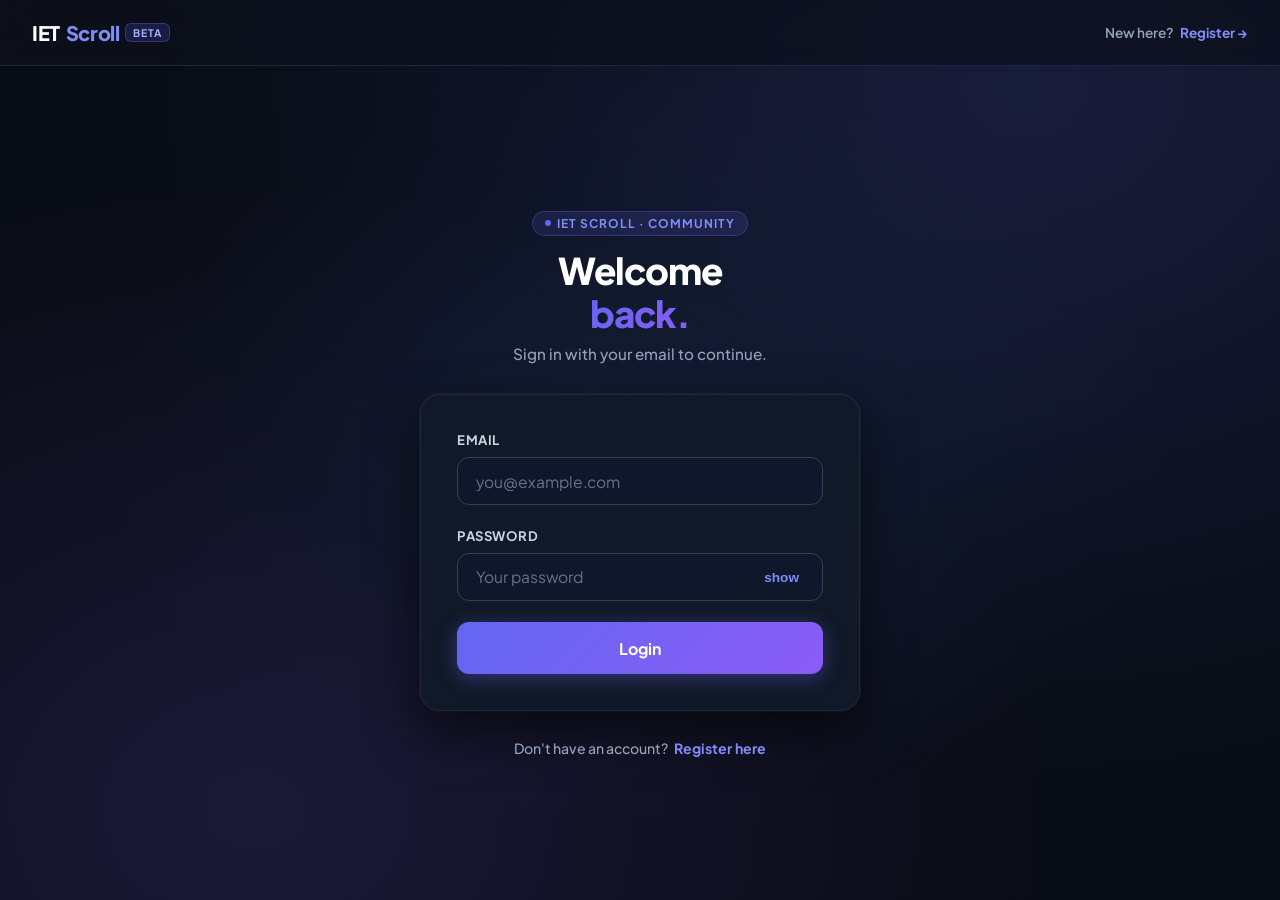
<file: src/main/resources/static/document.html>
<!DOCTYPE html>
<html lang="en">

<head>
	<meta charset="UTF-8">
	<title>IET Scroll | Dashboard</title>
	<meta name="viewport" content="width=device-width, initial-scale=1">

	<link href="https://cdn.jsdelivr.net/npm/bootstrap@5.3.2/dist/css/bootstrap.min.css" rel="stylesheet">
	<link rel="stylesheet" href="https://cdn.jsdelivr.net/npm/bootstrap-icons@1.11.1/font/bootstrap-icons.css">

	<style>
		:root {
			--bg-main: #0f172a;
			--sidebar-bg: #1e293b;
			--accent: #3b82f6;
			--card-bg: rgba(30, 41, 59, 0.7);
		}

		body {
			background: var(--bg-main);
			color: #f1f5f9;
			font-family: 'Inter', system-ui, sans-serif;
			overflow-x: hidden;
		}

		/* Sidebar Upgrade */
		.sidebar {
			width: 260px;
			background: var(--sidebar-bg);
			min-height: 100vh;
			border-right: 1px solid #334155;
			position: fixed;
			transition: all 0.3s;
		}

		.sidebar-brand {
			padding: 2rem 1.5rem;
			font-weight: 800;
			font-size: 1.5rem;
			letter-spacing: -1px;
			color: var(--accent);
		}

		.nav-link {
			padding: 12px 20px;
			color: #94a3b8;
			margin: 4px 15px;
			border-radius: 10px;
			display: flex;
			align-items: center;
			transition: 0.2s;
			cursor: pointer;
		}

		.nav-link i {
			margin-right: 12px;
			font-size: 1.2rem;
		}

		.nav-link:hover,
		.nav-link.active {
			background: rgba(59, 130, 246, 0.1);
			color: var(--accent);
		}

		/* Content Area */
		.main-content {
			margin-left: 260px;
			padding: 40px;
			width: calc(100% - 260px);
		}

		/* Glass Cards */
		.stat-card {
			background: var(--card-bg);
			backdrop-filter: blur(10px);
			border: 1px solid #334155;
			border-radius: 16px;
			padding: 24px;
			transition: 0.3s cubic-bezier(0.4, 0, 0.2, 1);
		}

		.stat-card:hover {
			transform: translateY(-5px);
			border-color: var(--accent);
			box-shadow: 0 10px 30px -10px rgba(59, 130, 246, 0.3);
		}

		.icon-box {
			width: 48px;
			height: 48px;
			border-radius: 12px;
			display: flex;
			align-items: center;
			justify-content: center;
			margin-bottom: 15px;
			background: rgba(59, 130, 246, 0.1);
			color: var(--accent);
		}

		.section {
			display: none;
			animation: fadeIn 0.4s ease-out;
		}

		.section.active {
			display: block;
		}

		@keyframes fadeIn {
			from {
				opacity: 0;
				transform: translateY(10px);
			}

			to {
				opacity: 1;
				transform: translateY(0);
			}
		}

		.btn-primary {
			background: var(--accent);
			border: none;
			padding: 10px 20px;
			border-radius: 8px;
		}

		/* Profile Avatar Placeholder */
		.avatar {
			width: 45px;
			height: 45px;
			background: var(--accent);
			border-radius: 50%;
			display: flex;
			align-items: center;
			justify-content: center;
			font-weight: bold;
		}
	</style>
</head>

<body>

	<div class="d-flex">
		<nav class="sidebar">
			<div class="sidebar-brand">IET SCROLL</div>
			<div class="nav-list">
				<div onclick="show('dashboard', this)" class="nav-link active"><i class="bi bi-grid"></i> Dashboard
				</div>
				<div onclick="show('profile', this)" class="nav-link"><i class="bi bi-person"></i> Profile</div>
				<div onclick="show('lost', this)" class="nav-link"><i class="bi bi-archive"></i> Lost Items</div>
				<div onclick="show('found', this)" class="nav-link"><i class="bi bi-search"></i> Found Items</div>
				<div onclick="show('team', this)" class="nav-link"><i class="bi bi-people"></i> My Team</div>
				<div onclick="show('resume', this)" class="nav-link"><i class="bi bi-file-earmark-text"></i> Resume
				</div>
				<hr class="mx-3 border-secondary">
				<div onclick="logout()" class="nav-link text-danger"><i class="bi bi-box-arrow-left"></i> Logout</div>
			</div>
		</nav>

		<main class="main-content">
			<header class="d-flex justify-content-between align-items-center mb-5">
				<div>
					<h2 id="header-title" class="fw-bold m-0">Overview</h2>
					<p class="text-muted small m-0">Welcome back, <span id="welcome-name">User</span></p>
				</div>
				<div class="d-flex align-items-center gap-3">
					<div class="text-end d-none d-md-block">
						<div id="top-username" class="fw-bold small"></div>
						<div id="top-email" class="text-muted" style="font-size: 11px;"></div>
					</div>
					<div class="avatar">U</div>
				</div>
			</header>

			<div id="dashboard" class="section active">
				<div class="row g-4">
					<div class="col-md-4">
						<div class="stat-card">
							<div class="icon-box"><i class="bi bi-megaphone-fill"></i></div>
							<p class="text-muted small mb-1">Items Reported Lost</p>
							<h2 id="lostCount" class="fw-bold">0</h2>
						</div>
					</div>
					<div class="col-md-4">
						<div class="stat-card">
							<div class="icon-box"><i class="bi bi-check-circle-fill"></i></div>
							<p class="text-muted small mb-1">Items Found</p>
							<h2 id="foundCount" class="fw-bold">0</h2>
						</div>
					</div>
					<div class="col-md-4">
						<div class="stat-card">
							<div class="icon-box"><i class="bi bi-shield-lock-fill"></i></div>
							<p class="text-muted small mb-1">Team Membership</p>
							<h2 id="teamStatus" class="fw-bold">--</h2>
						</div>
					</div>
				</div>

				<div class="stat-card mt-4">
					<h5 class="mb-4">Quick Actions</h5>
					<div class="d-flex gap-3">
						<button class="btn btn-primary btn-sm" onclick="show('lost')"><i class="bi bi-plus-lg"></i>
							Report Lost</button>
						<button class="btn btn-outline-light btn-sm" onclick="show('found')">Report Found</button>
					</div>
				</div>
			</div>

			<div id="profile" class="section">
				<div class="stat-card">
					<h5 class="mb-4">Personal Information</h5>
					<div class="row">
						<div class="col-md-6 mb-3">
							<label class="text-muted small">Full Name</label>
							<p id="p-name" class="fw-bold">--</p>
						</div>
						<div class="col-md-6 mb-3">
							<label class="text-muted small">Branch</label>
							<p id="p-branch" class="fw-bold">--</p>
						</div>
					</div>
				</div>
			</div>

			<div id="lost" class="section">
				<h3>Lost Items Management</h3>
			</div>
			<div id="found" class="section">
				<h3>Found Items Management</h3>
			</div>
			<div id="team" class="section">
				<h3>Team Settings</h3>
			</div>

			<div id="resume" class="section">
				<div class="stat-card col-md-6">
					<h5 class="mb-3">Resume AI Analyzer</h5>
					<input type="file" id="file" class="form-control bg-dark text-white border-secondary mb-3">
					<input type="text" id="role" class="form-control bg-dark text-white border-secondary mb-3"
						placeholder="Target Role (e.g. Java Developer)">
					<button class="btn btn-primary w-100" onclick="uploadResume()">Start Analysis</button>
					<div id="resumeResult" class="mt-3"></div>
				</div>
			</div>
		</main>
	</div>

	<script>

		function isTokenExpired(token) {
			try {
				const payload = JSON.parse(atob(token.split('.')[1]));
				return Date.now() >= payload.exp * 1000;
			} catch {
				return true;
			}
		}
		
		const token = localStorage.getItem("iet_token");

		if (!token || isTokenExpired(token)) {
			localStorage.removeItem("iet_token");
			window.location.href = "login.html";
		}

		const BASE = "https://iet-scroll.onrender.com";

		function show(id, element) {
			
			document.querySelectorAll('.section').forEach(s => s.classList.remove('active'));
			document.getElementById(id).classList.add('active');

			document.getElementById('header-title').textContent = id.charAt(0).toUpperCase() + id.slice(1);

			if (element) {
				document.querySelectorAll('.nav-link').forEach(l => l.classList.remove('active'));
				element.classList.add('active');
			}
		}

		async function init() {
			try {
				const headers = {
					Authorization: "Bearer " + token
				};

				// user details
				const resUser = await fetch(BASE + "/api/v1/user", { headers });
				if (resUser.status === 401) return logout();
				const result = await resUser.json();

				document.getElementById('top-username').textContent = result.username;
				document.getElementById('welcome-name').textContent = result.fullName.split(' ')[0];
				document.getElementById('top-email').textContent = result.email;

				document.getElementById('p-name').textContent = result.fullName;
				document.getElementById('p-branch').textContent = result.branch;

				const resLost = await fetch(BASE + "/api/v1/lost-item/me", { headers });
				const lost = await resLost.json();
				document.getElementById('lostCount').textContent = lost.length;

				const resFound = await fetch(BASE + "/api/v1/found-item/me", { headers });
				const found = await resFound.json();
				document.getElementById('foundCount').textContent = found.length;

			} catch (e) {
				console.error("Init failed", e);
				alert(e.message);
			}
		}

		function logout() {
			localStorage.removeItem("iet_token");
			window.location.href = "login.html";
		}

		init();
	</script>
</body>

</html>
</file>
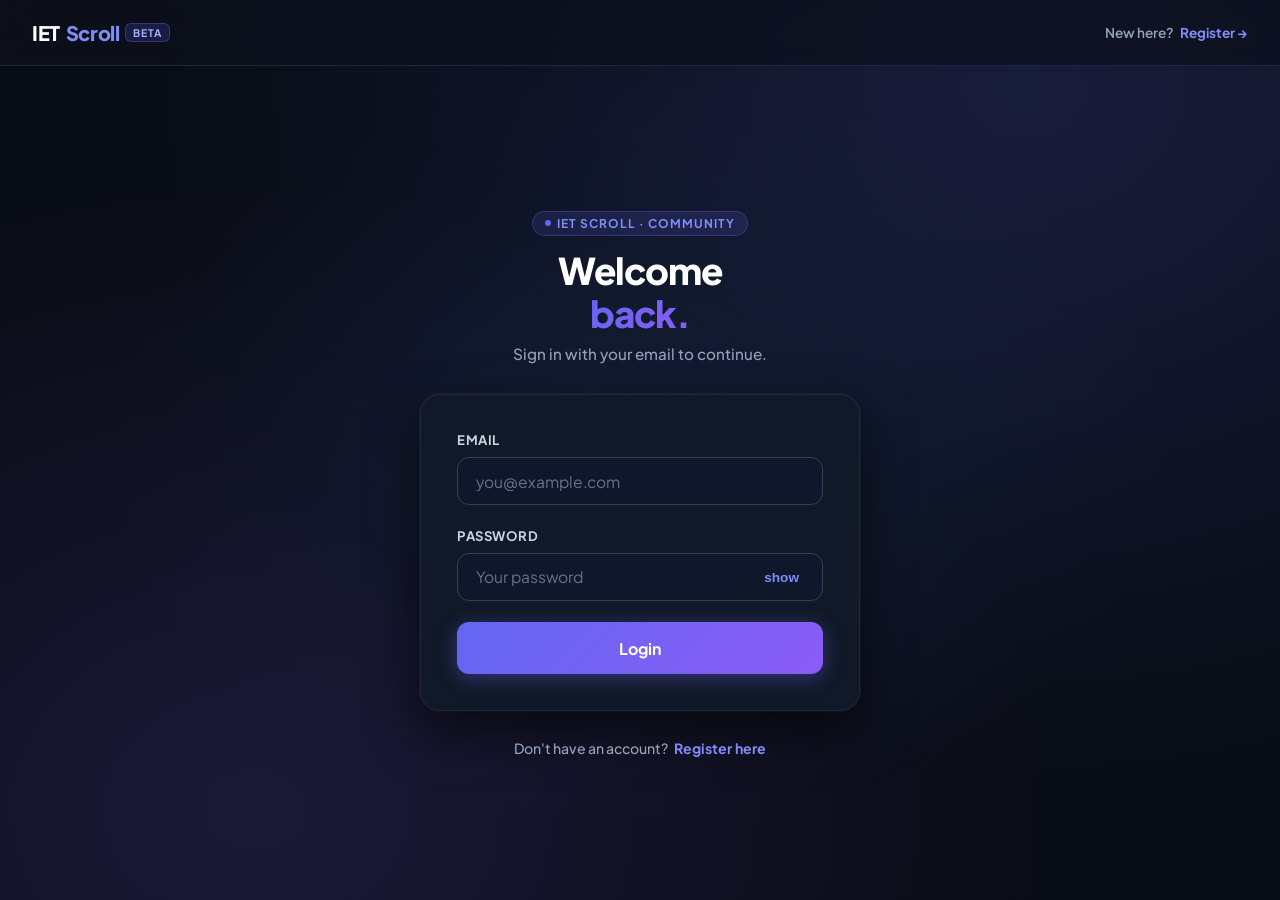
<file: src/main/resources/static/login.html>
<!DOCTYPE html>
<html lang="en">

<head>
	<meta charset="UTF-8" />
	<meta name="viewport" content="width=device-width, initial-scale=1.0" />
	<title>Login — IET Scroll</title>
	<link
		href="https://fonts.googleapis.com/css2?family=Plus+Jakarta+Sans:wght@400;500;600;700;800&display=swap"
		rel="stylesheet" />
	<link rel="stylesheet" href="login.css">
</head>

<body>

	<div class="page-bg"></div>

	<!-- NAV -->
	<nav class="top-nav">
		<a href="index.html" class="nav-logo">IET <span>Scroll</span> <small>BETA</small></a>
		<a href="register.html" class="nav-register">New here? <span>Register →</span></a>
	</nav>

	<!-- MAIN -->
	<main class="page-body">
		<div class="login-wrap">

			<div class="login-header">
				<span class="login-eyebrow">IET Scroll · Community</span>
				<h1 class="login-title">Welcome<br /><em>back.</em></h1>
				<p class="login-sub">Sign in with your email to continue.</p>
			</div>

			<div class="login-card">

				<div class="alert" id="formAlert"></div>

				<form id="loginForm" novalidate>

					<div class="field">
						<label class="field-label" for="email">Email</label>
						<input class="field-input" type="email" id="email" placeholder="you@example.com"
							autocomplete="email" />
						<span class="field-error" id="err-email">Valid email is required</span>
					</div>

					<div class="field">
						<label class="field-label" for="password">Password</label>
						<div class="pw-wrap">
							<input class="field-input" type="password" id="password" placeholder="Your password"
								autocomplete="current-password" style="padding-right:4rem" />
							<button type="button" class="pw-toggle" id="pwToggle">show</button>
						</div>
						<span class="field-error" id="err-password">Password is required</span>
					</div>

					<button type="submit" class="submit-btn" id="submitBtn">
						<span class="btn-text">Login</span>
						<span class="btn-loader">Signing in…</span>
					</button>

				</form>
			</div>

			<p class="login-footer-note">
				Don't have an account? <a href="register.html">Register here</a>
			</p>

		</div>
	</main>

	<script src="login.js"></script>
</body>

</html>
</file>
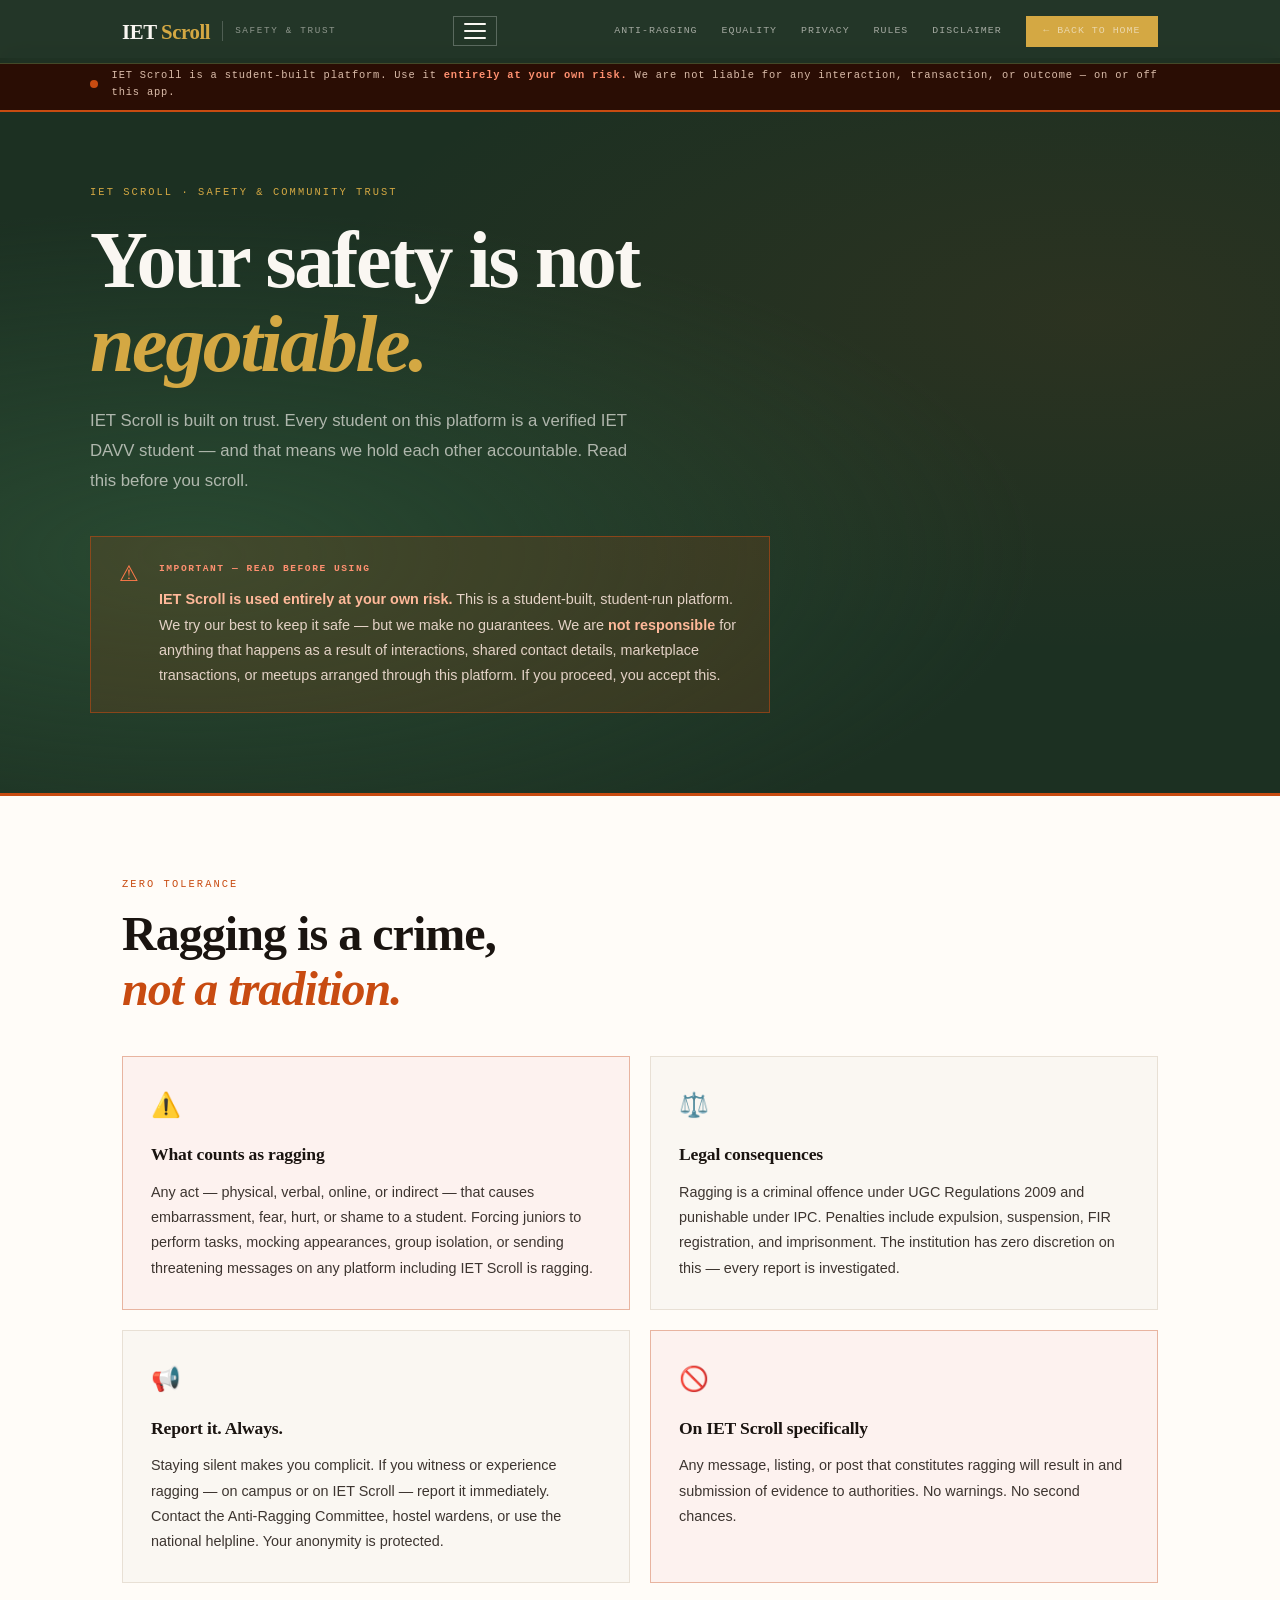
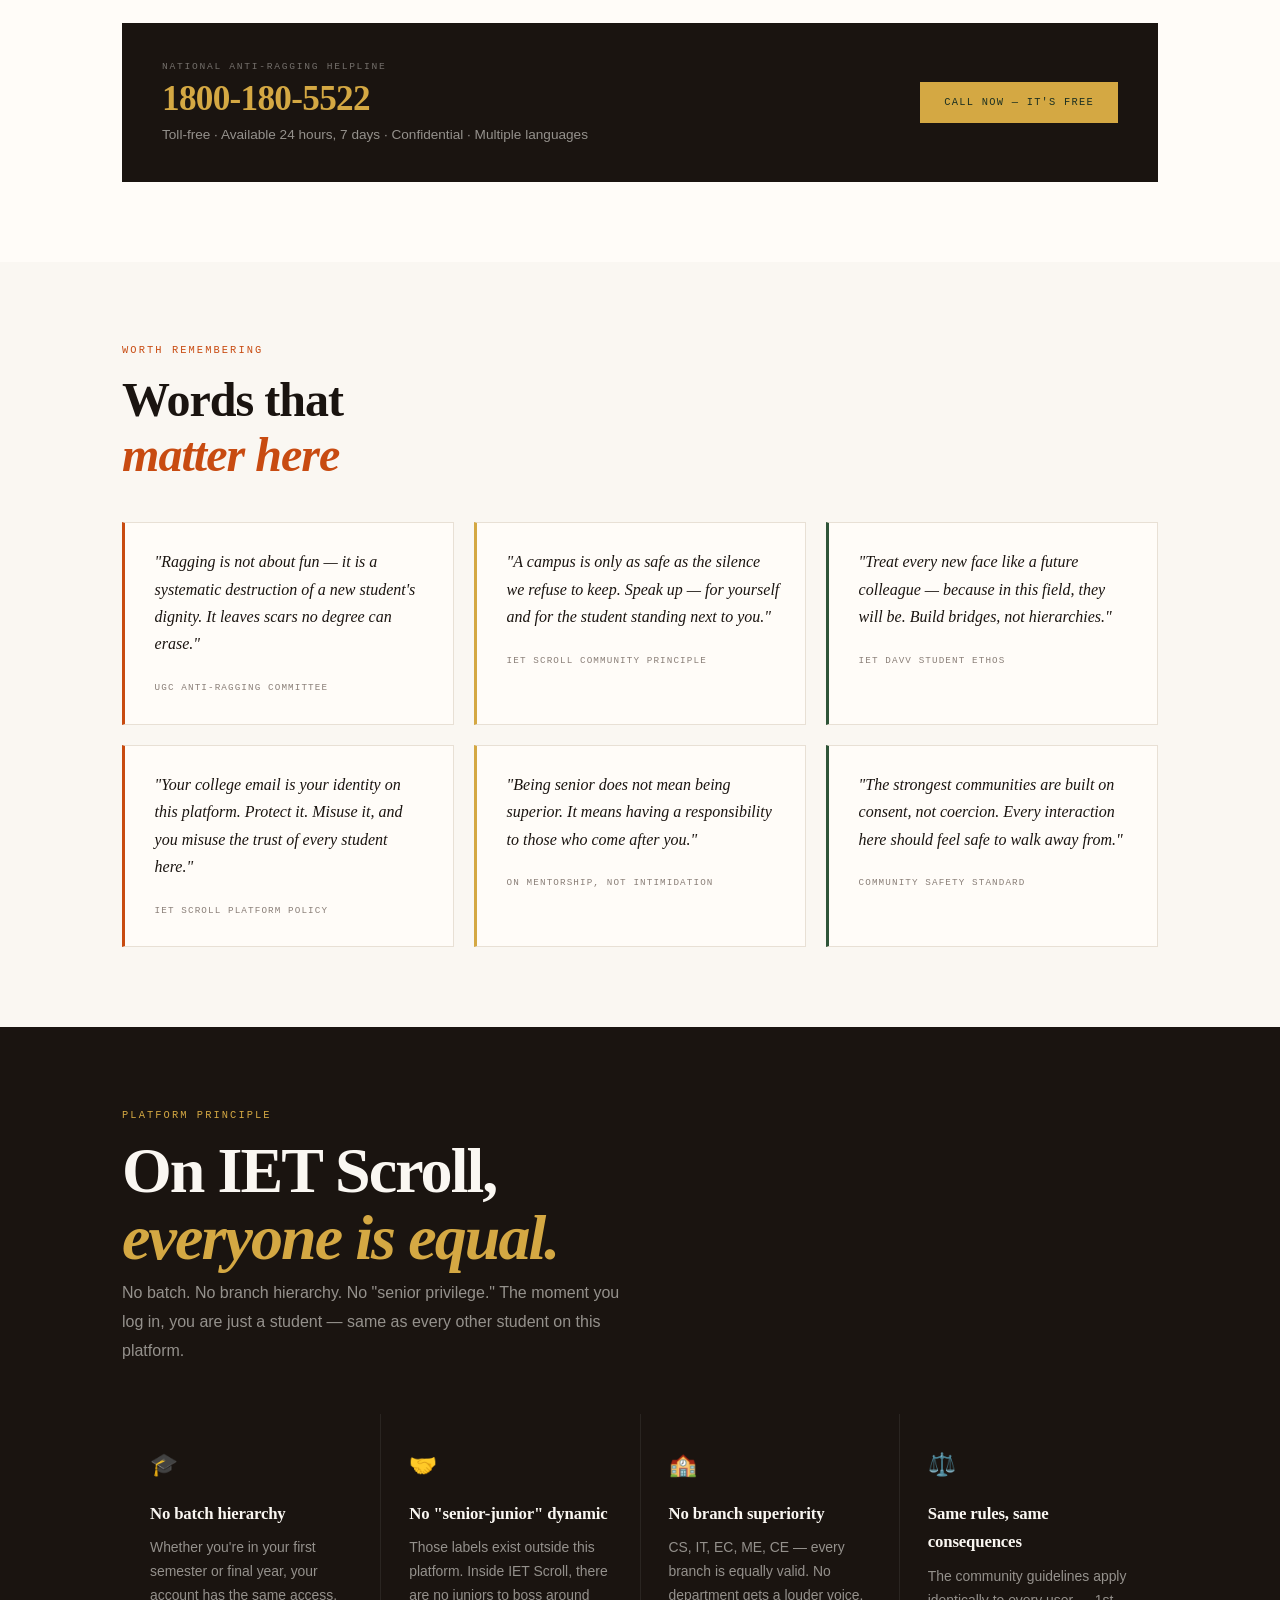
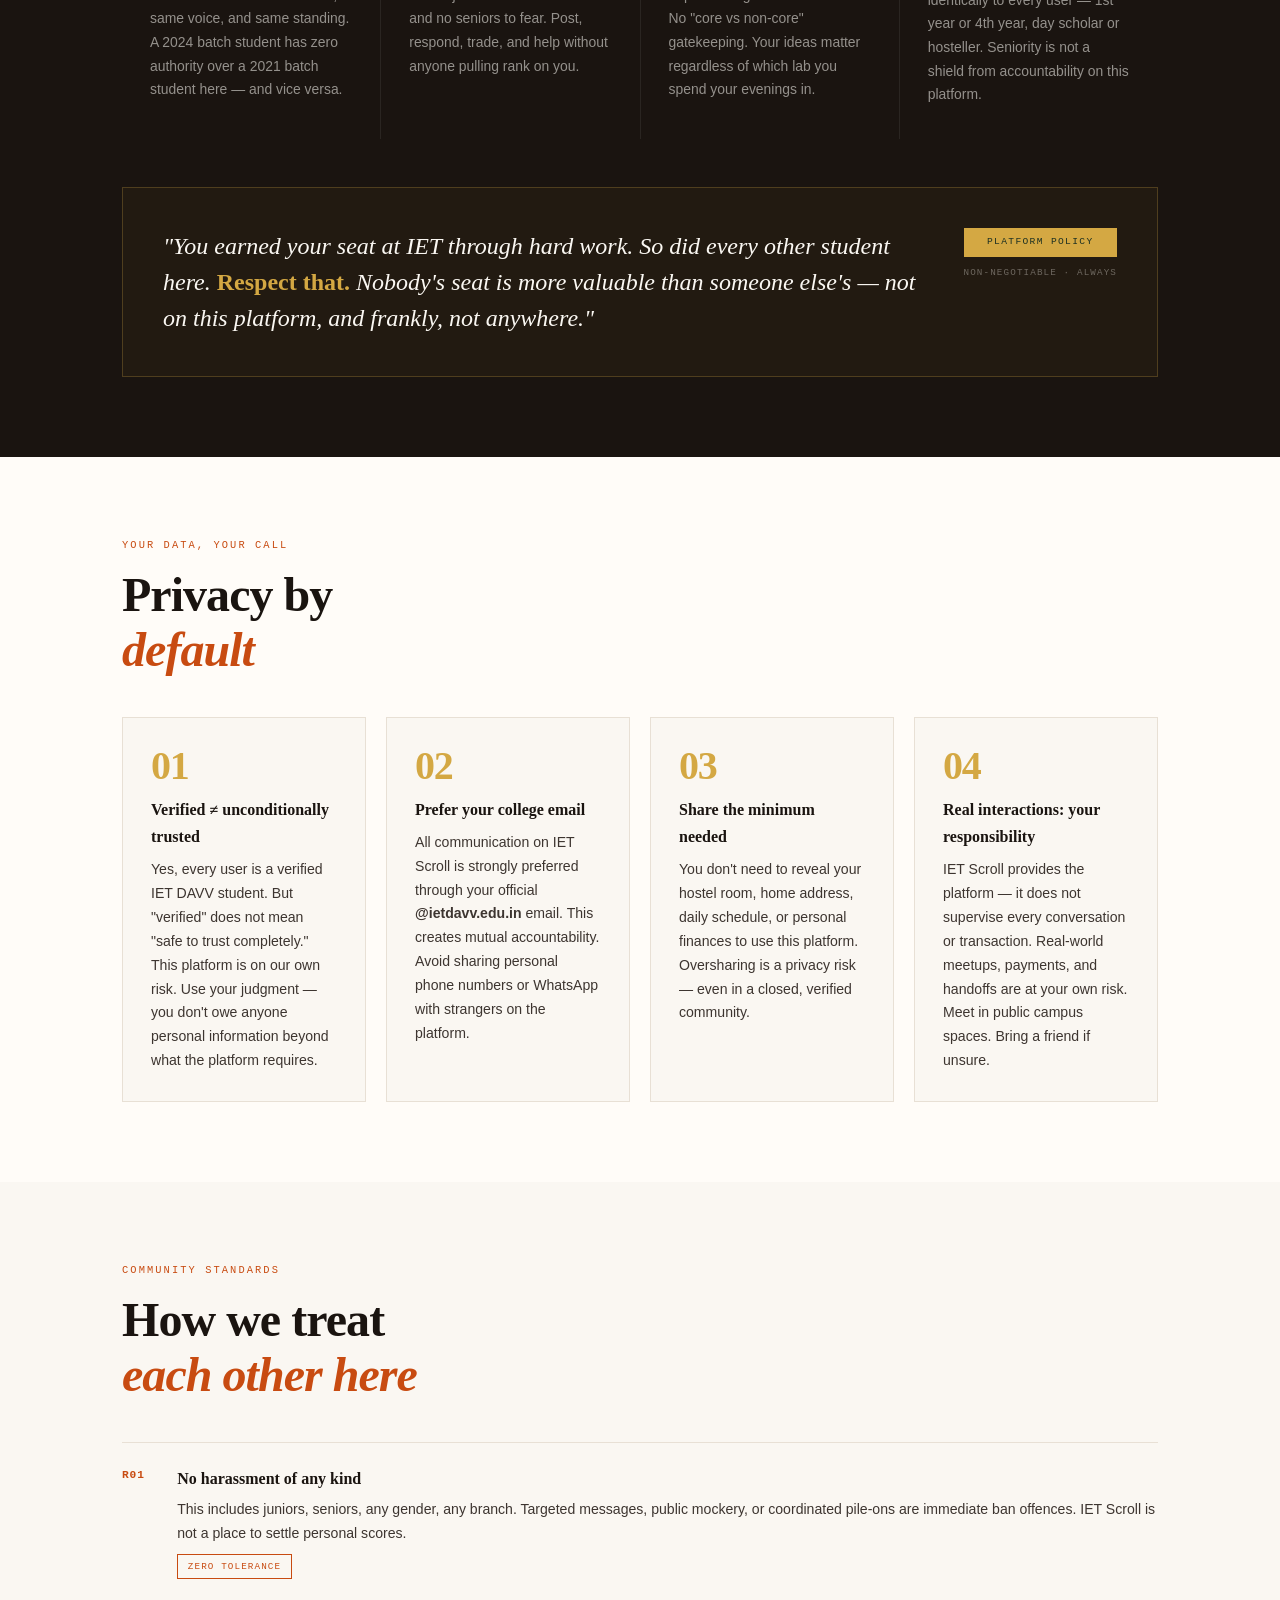
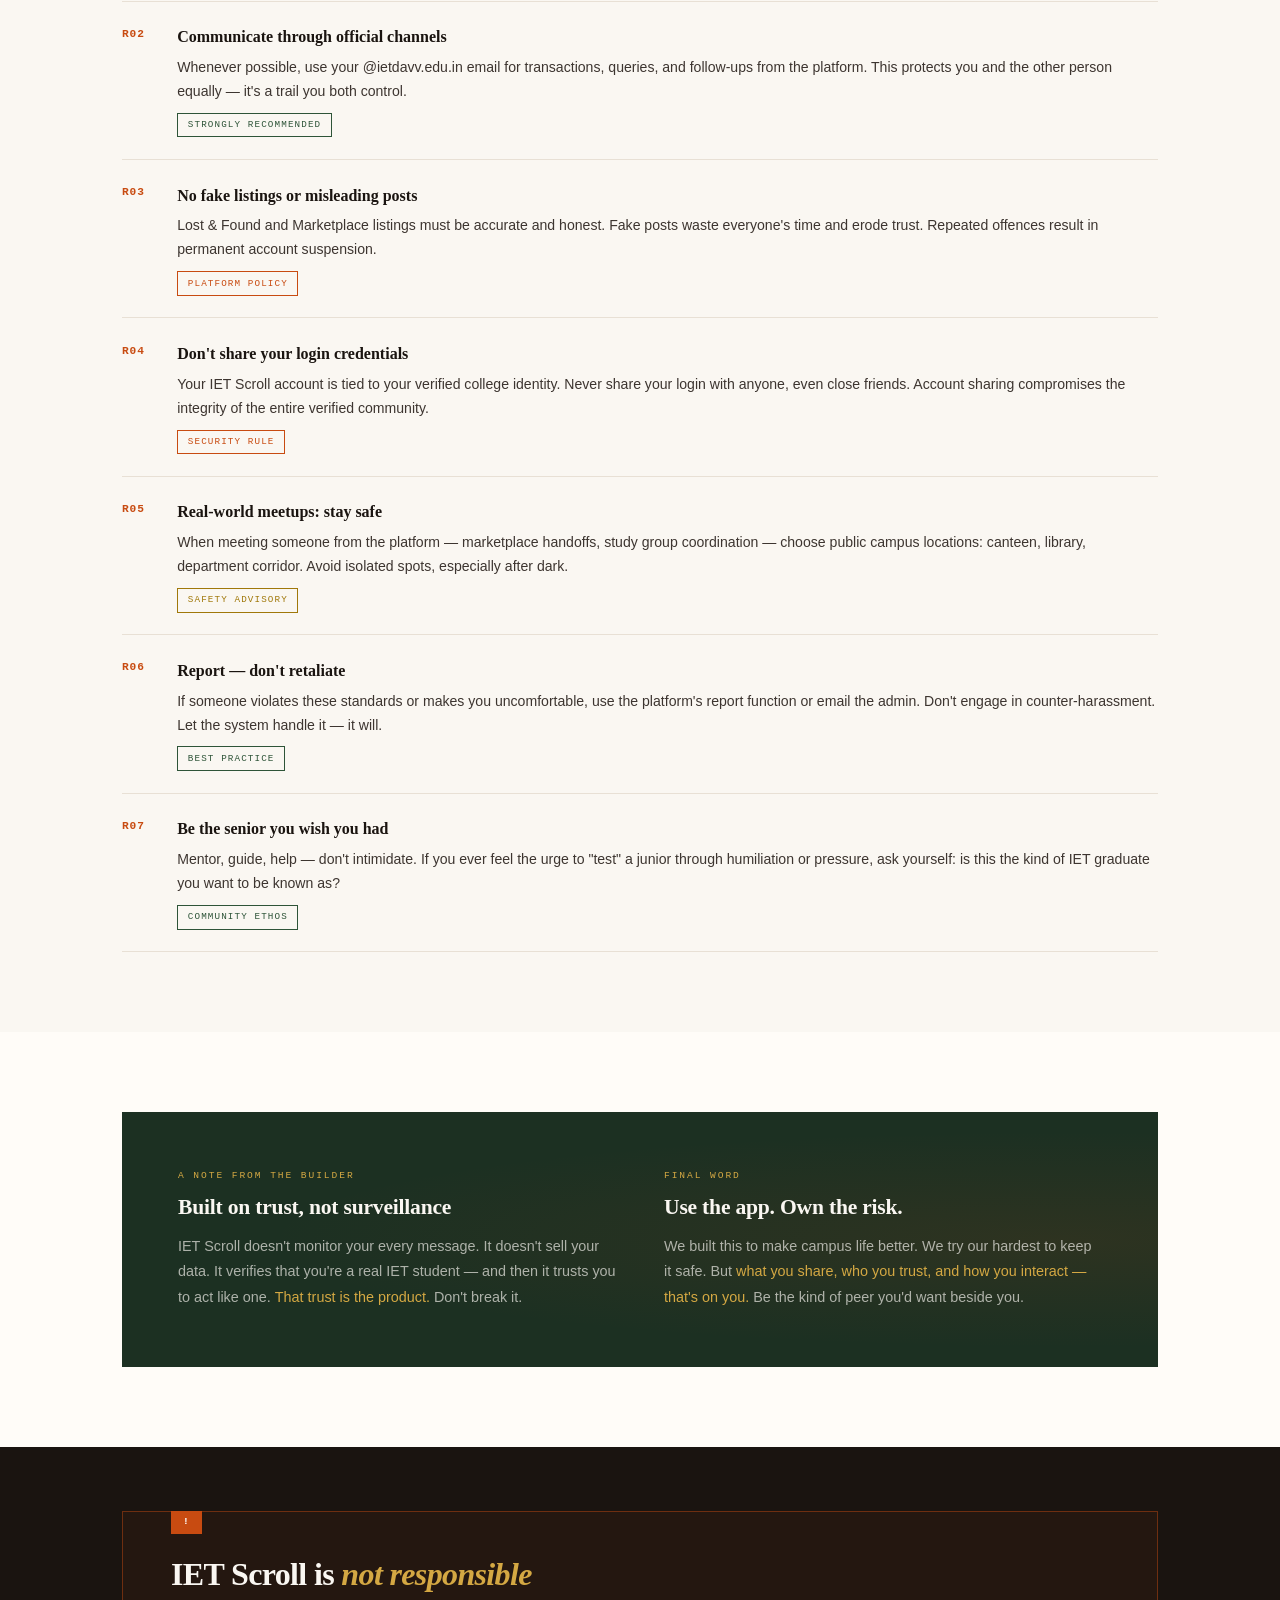
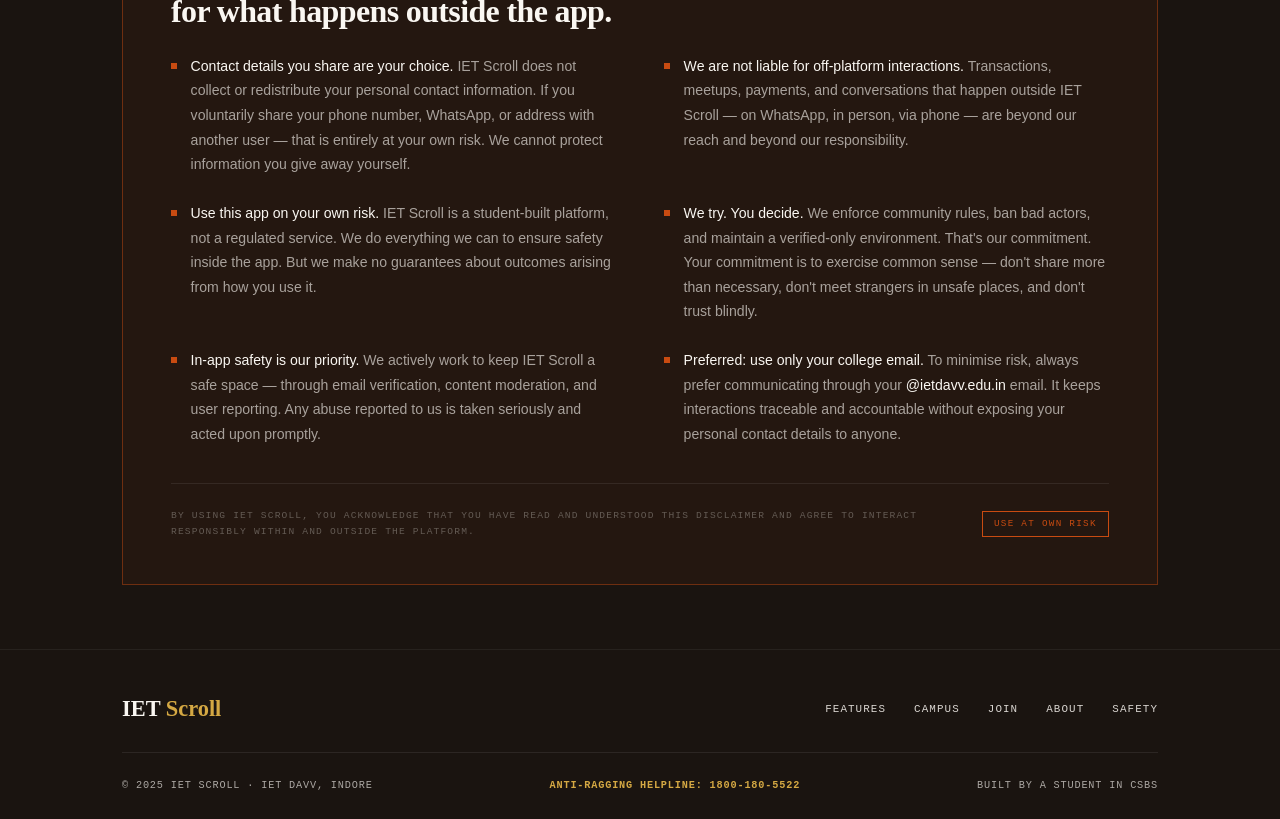
<file: src/main/resources/static/safety.html>
<!DOCTYPE html>
<html lang="en">

<head>
  <meta charset="UTF-8" />
  <meta name="viewport" content="width=device-width, initial-scale=1.0" />
  <title>Safety & Trust — IET Scroll</title>
  <link rel="stylesheet" href="styleForSafety.css" />

</head>

<body>

  <!-- SAFETY NAV -->
  <nav class="safety-nav navbar navbar-expand-lg">
    <div class="safety-nav-inner container-fluid px-0">

      <a class="safety-nav-brand" href="index.html">
        <div class="safety-nav-logo">IET <span>Scroll</span></div>
        <div class="safety-nav-divider d-none d-sm-block"></div>
        <div class="safety-nav-page d-none d-sm-block">Safety &amp; Trust</div>
      </a>

      <button class="safety-nav-toggler navbar-toggler ms-auto" type="button"
        data-bs-toggle="collapse" data-bs-target="#safetyNavMenu"
        aria-expanded="false" aria-label="Toggle navigation">
        <span></span><span></span><span></span>
      </button>

      <div class="collapse navbar-collapse" id="safetyNavMenu">
        <div class="safety-nav-links ms-lg-auto">
          <a href="#ragging">Anti-Ragging</a>
          <a href="#equality">Equality</a>
          <a href="#privacy">Privacy</a>
          <a href="#rules">Rules</a>
          <a href="#disclaimer">Disclaimer</a>
          <a href="index.html" class="safety-nav-back">← Back to Home</a>
        </div>
      </div>

    </div>
  </nav>

  <!-- OWN RISK TOP BAR — always visible, no scrolling needed -->
  <div class="ownrisk-topbar">
    <div class="ownrisk-topbar-inner">
      <span class="ownrisk-dot"></span>
      <span class="ownrisk-topbar-text">
        IET Scroll is a student-built platform. Use it <strong>entirely at your own risk.</strong>
        We are not liable for any interaction, transaction, or outcome — on or off this app.
      </span>
    </div>
  </div>

  <!-- HERO -->
  <section class="safety-hero">
    <div class="safety-hero-inner">
      <span class="safety-hero-kicker">IET Scroll · Safety &amp; Community Trust</span>
      <h1 class="safety-hero-title">
        Your safety is not<br /><em>negotiable.</em>
      </h1>
      <p class="safety-hero-sub">
        IET Scroll is built on trust. Every student on this platform is a verified IET DAVV student —
        and that means we hold each other accountable. Read this before you scroll.
      </p>

      <!-- OWN RISK CARD — right in the hero, first thing you read after the title -->
      <div class="hero-risk-card">
        <div class="hero-risk-icon">⚠</div>
        <div class="hero-risk-body">
          <div class="hero-risk-label">Important — read before using</div>
          <p class="hero-risk-text">
            <strong>IET Scroll is used entirely at your own risk.</strong> This is a student-built,
            student-run platform. We try our best to keep it safe — but we make no guarantees.
            We are <strong>not responsible</strong> for anything that happens as a result of
            interactions, shared contact details, marketplace transactions, or meetups arranged
            through this platform. If you proceed, you accept this.
          </p>
        </div>
      </div>
    </div>
  </section>


  <!-- RAGGING SECTION -->
  <section class="ragging-section" id="ragging">
    <div class="section-wrap">
      <div class="section-label">Zero tolerance</div>
      <h2 class="section-title">Ragging is a crime,<br /><em>not a tradition.</em></h2>

      <div class="ragging-grid">
        <div class="ragging-card danger">
          <span class="ragging-card-icon">⚠️</span>
          <h3>What counts as ragging</h3>
          <p>Any act — physical, verbal, online, or indirect — that causes embarrassment, fear, hurt, or shame to a student. Forcing juniors to perform tasks, mocking appearances, group isolation, or sending threatening messages on any platform including IET Scroll is ragging.</p>
        </div>
        <div class="ragging-card">
          <span class="ragging-card-icon">⚖️</span>
          <h3>Legal consequences</h3>
          <p>Ragging is a criminal offence under UGC Regulations 2009 and punishable under IPC. Penalties include expulsion, suspension, FIR registration, and imprisonment. The institution has zero discretion on this — every report is investigated.</p>
        </div>
        <div class="ragging-card">
          <span class="ragging-card-icon">📢</span>
          <h3>Report it. Always.</h3>
          <p>Staying silent makes you complicit. If you witness or experience ragging — on campus or on IET Scroll — report it immediately. Contact the Anti-Ragging Committee, hostel wardens, or use the national helpline. Your anonymity is protected.</p>
        </div>
        <div class="ragging-card danger">
          <span class="ragging-card-icon">🚫</span>
          <h3>On IET Scroll specifically</h3>
          <p>Any message, listing, or post that constitutes ragging will result in and submission of evidence to authorities. No warnings. No second chances.</p>
        </div>
      </div>

      <!-- HELPLINE BOX -->
      <div class="helpline-box">
        <div class="helpline-text">
          <span class="helpline-label">National Anti-Ragging Helpline</span>
          <div class="helpline-number">1800-180-5522</div>
          <p class="helpline-desc">Toll-free · Available 24 hours, 7 days · Confidential · Multiple languages</p>
        </div>
        <a href="tel:18001805522" class="helpline-cta">Call Now — It's Free</a>
      </div>
    </div>
  </section>

  <!-- QUOTES -->
  <section class="quotes-section" id="quotes">
    <div class="section-wrap">
      <div class="section-label">Worth remembering</div>
      <h2 class="section-title">Words that<br /><em>matter here</em></h2>
      <div class="quotes-grid">
        <div class="quote-card red">
          <p class="quote-text">"Ragging is not about fun — it is a systematic destruction of a new student's dignity. It leaves scars no degree can erase."</p>
          <span class="quote-attr">UGC Anti-Ragging Committee</span>
        </div>
        <div class="quote-card">
          <p class="quote-text">"A campus is only as safe as the silence we refuse to keep. Speak up — for yourself and for the student standing next to you."</p>
          <span class="quote-attr">IET Scroll Community Principle</span>
        </div>
        <div class="quote-card green">
          <p class="quote-text">"Treat every new face like a future colleague — because in this field, they will be. Build bridges, not hierarchies."</p>
          <span class="quote-attr">IET DAVV Student Ethos</span>
        </div>
        <div class="quote-card red">
          <p class="quote-text">"Your college email is your identity on this platform. Protect it. Misuse it, and you misuse the trust of every student here."</p>
          <span class="quote-attr">IET Scroll Platform Policy</span>
        </div>
        <div class="quote-card">
          <p class="quote-text">"Being senior does not mean being superior. It means having a responsibility to those who come after you."</p>
          <span class="quote-attr">On Mentorship, Not Intimidation</span>
        </div>
        <div class="quote-card green">
          <p class="quote-text">"The strongest communities are built on consent, not coercion. Every interaction here should feel safe to walk away from."</p>
          <span class="quote-attr">Community Safety Standard</span>
        </div>
      </div>
    </div>
  </section>

  <!-- EQUALITY -->
  <section class="equality-section" id="equality">
    <div class="equality-inner">
      <div class="section-label gold">Platform principle</div>
      <h2 class="equality-headline">On IET Scroll,<br /><em>everyone is equal.</em></h2>
      <p class="equality-sub">No batch. No branch hierarchy. No "senior privilege." The moment you log in, you are just a student — same as every other student on this platform.</p>

      <div class="equality-grid">
        <div class="equality-card">
          <span class="equality-icon">🎓</span>
          <h4>No batch hierarchy</h4>
          <p>Whether you're in your first semester or final year, your account has the same access, same voice, and same standing. A 2024 batch student has zero authority over a 2021 batch student here — and vice versa.</p>
        </div>
        <div class="equality-card">
          <span class="equality-icon">🤝</span>
          <h4>No "senior-junior" dynamic</h4>
          <p>Those labels exist outside this platform. Inside IET Scroll, there are no juniors to boss around and no seniors to fear. Post, respond, trade, and help without anyone pulling rank on you.</p>
        </div>
        <div class="equality-card">
          <span class="equality-icon">🏫</span>
          <h4>No branch superiority</h4>
          <p>CS, IT, EC, ME, CE — every branch is equally valid. No department gets a louder voice. No "core vs non-core" gatekeeping. Your ideas matter regardless of which lab you spend your evenings in.</p>
        </div>
        <div class="equality-card">
          <span class="equality-icon">⚖️</span>
          <h4>Same rules, same consequences</h4>
          <p>The community guidelines apply identically to every user — 1st year or 4th year, day scholar or hosteller. Seniority is not a shield from accountability on this platform.</p>
        </div>
      </div>

      <div class="equality-manifesto">
        <p class="equality-manifesto-quote">
          "You earned your seat at IET through hard work. So did every other student here. <strong>Respect that.</strong> Nobody's seat is more valuable than someone else's — not on this platform, and frankly, not anywhere."
        </p>
        <div class="equality-manifesto-meta">
          <span class="equality-badge">Platform Policy</span>
          <span class="equality-policy-tag">Non-negotiable · Always</span>
        </div>
      </div>
    </div>
  </section>

  <!-- PRIVACY -->
  <section class="privacy-section" id="privacy">
    <div class="section-wrap">
      <div class="section-label">Your data, your call</div>
      <h2 class="section-title">Privacy by<br /><em>default</em></h2>
      <div class="privacy-grid">
        <div class="privacy-item">
          <div class="privacy-num">01</div>
          <h4>Verified ≠ unconditionally trusted</h4>
          <p>Yes, every user is a verified IET DAVV student. But "verified" does not mean "safe to trust completely." This platform is on our own risk. Use your judgment — you don't owe anyone personal information beyond what the platform requires.</p>
        </div>
        <div class="privacy-item">
          <div class="privacy-num">02</div>
          <h4>Prefer your college email</h4>
          <p>All communication on IET Scroll is strongly preferred through your official <strong>@ietdavv.edu.in</strong> email. This creates mutual accountability. Avoid sharing personal phone numbers or WhatsApp with strangers on the platform.</p>
        </div>
        <div class="privacy-item">
          <div class="privacy-num">03</div>
          <h4>Share the minimum needed</h4>
          <p>You don't need to reveal your hostel room, home address, daily schedule, or personal finances to use this platform. Oversharing is a privacy risk — even in a closed, verified community.</p>
        </div>
        <div class="privacy-item">
          <div class="privacy-num">04</div>
          <h4>Real interactions: your responsibility</h4>
          <p>IET Scroll provides the platform — it does not supervise every conversation or transaction. Real-world meetups, payments, and handoffs are at your own risk. Meet in public campus spaces. Bring a friend if unsure.</p>
        </div>
      </div>
    </div>
  </section>

  <!-- COMMUNITY RULES -->
  <section class="rules-section" id="rules">
    <div class="section-wrap">
      <div class="section-label">Community standards</div>
      <h2 class="section-title">How we treat<br /><em>each other here</em></h2>
      <ul class="rules-list">
        <li class="rule-item">
          <span class="rule-num">R01</span>
          <div class="rule-body">
            <h4>No harassment of any kind</h4>
            <p>This includes juniors, seniors, any gender, any branch. Targeted messages, public mockery, or coordinated pile-ons are immediate ban offences. IET Scroll is not a place to settle personal scores.</p>
            <span class="rule-tag must">Zero Tolerance</span>
          </div>
        </li>
        <li class="rule-item">
          <span class="rule-num">R02</span>
          <div class="rule-body">
            <h4>Communicate through official channels</h4>
            <p>Whenever possible, use your @ietdavv.edu.in email for transactions, queries, and follow-ups from the platform. This protects you and the other person equally — it's a trail you both control.</p>
            <span class="rule-tag rec">Strongly Recommended</span>
          </div>
        </li>
        <li class="rule-item">
          <span class="rule-num">R03</span>
          <div class="rule-body">
            <h4>No fake listings or misleading posts</h4>
            <p>Lost &amp; Found and Marketplace listings must be accurate and honest. Fake posts waste everyone's time and erode trust. Repeated offences result in permanent account suspension.</p>
            <span class="rule-tag must">Platform Policy</span>
          </div>
        </li>
        <li class="rule-item">
          <span class="rule-num">R04</span>
          <div class="rule-body">
            <h4>Don't share your login credentials</h4>
            <p>Your IET Scroll account is tied to your verified college identity. Never share your login with anyone, even close friends. Account sharing compromises the integrity of the entire verified community.</p>
            <span class="rule-tag must">Security Rule</span>
          </div>
        </li>
        <li class="rule-item">
          <span class="rule-num">R05</span>
          <div class="rule-body">
            <h4>Real-world meetups: stay safe</h4>
            <p>When meeting someone from the platform — marketplace handoffs, study group coordination — choose public campus locations: canteen, library, department corridor. Avoid isolated spots, especially after dark.</p>
            <span class="rule-tag warn">Safety Advisory</span>
          </div>
        </li>
        <li class="rule-item">
          <span class="rule-num">R06</span>
          <div class="rule-body">
            <h4>Report — don't retaliate</h4>
            <p>If someone violates these standards or makes you uncomfortable, use the platform's report function or email the admin. Don't engage in counter-harassment. Let the system handle it — it will.</p>
            <span class="rule-tag rec">Best Practice</span>
          </div>
        </li>
        <li class="rule-item">
          <span class="rule-num">R07</span>
          <div class="rule-body">
            <h4>Be the senior you wish you had</h4>
            <p>Mentor, guide, help — don't intimidate. If you ever feel the urge to "test" a junior through humiliation or pressure, ask yourself: is this the kind of IET graduate you want to be known as?</p>
            <span class="rule-tag rec">Community Ethos</span>
          </div>
        </li>
      </ul>
    </div>
  </section>

  <!-- NOTICE / BUILDER'S NOTE -->
  <section class="notice-section">
    <div class="section-wrap">
      <div class="notice-box">
        <div class="notice-inner">
          <div class="notice-block">
            <span class="notice-kicker">A note from the builder</span>
            <h3>Built on trust, not surveillance</h3>
            <p>IET Scroll doesn't monitor your every message. It doesn't sell your data. It verifies that you're a real IET student — and then it trusts you to act like one. <strong>That trust is the product.</strong> Don't break it.</p>
          </div>
          <div class="notice-block">
            <span class="notice-kicker">Final word</span>
            <h3>Use the app. Own the risk.</h3>
            <p>We built this to make campus life better. We try our hardest to keep it safe. But <strong>what you share, who you trust, and how you interact — that's on you.</strong> Be the kind of peer you'd want beside you.</p>
          </div>
        </div>
      </div>
    </div>
  </section>

  <!-- DISCLAIMER -->
  <section class="disclaimer-section" id="disclaimer">
    <div class="section-wrap">
      <div class="disclaimer-box">
        <h2 class="disclaimer-headline">IET Scroll is <em>not responsible</em><br />for what happens outside the app.</h2>
        <div class="disclaimer-grid">
          <div class="disclaimer-item">
            <div class="disclaimer-bullet"></div>
            <p><strong>Contact details you share are your choice.</strong> IET Scroll does not collect or redistribute your personal contact information. If you voluntarily share your phone number, WhatsApp, or address with another user — that is entirely at your own risk. We cannot protect information you give away yourself.</p>
          </div>
          <div class="disclaimer-item">
            <div class="disclaimer-bullet"></div>
            <p><strong>We are not liable for off-platform interactions.</strong> Transactions, meetups, payments, and conversations that happen outside IET Scroll — on WhatsApp, in person, via phone — are beyond our reach and beyond our responsibility.</p>
          </div>
          <div class="disclaimer-item">
            <div class="disclaimer-bullet"></div>
            <p><strong>Use this app on your own risk.</strong> IET Scroll is a student-built platform, not a regulated service. We do everything we can to ensure safety inside the app. But we make no guarantees about outcomes arising from how you use it.</p>
          </div>
          <div class="disclaimer-item">
            <div class="disclaimer-bullet"></div>
            <p><strong>We try. You decide.</strong> We enforce community rules, ban bad actors, and maintain a verified-only environment. That's our commitment. Your commitment is to exercise common sense — don't share more than necessary, don't meet strangers in unsafe places, and don't trust blindly.</p>
          </div>
          <div class="disclaimer-item">
            <div class="disclaimer-bullet"></div>
            <p><strong>In-app safety is our priority.</strong> We actively work to keep IET Scroll a safe space — through email verification, content moderation, and user reporting. Any abuse reported to us is taken seriously and acted upon promptly.</p>
          </div>
          <div class="disclaimer-item">
            <div class="disclaimer-bullet"></div>
            <p><strong>Preferred: use only your college email.</strong> To minimise risk, always prefer communicating through your <strong>@ietdavv.edu.in</strong> email. It keeps interactions traceable and accountable without exposing your personal contact details to anyone.</p>
          </div>
        </div>
        <div class="disclaimer-stamp">
          <span class="disclaimer-stamp-text">By using IET Scroll, you acknowledge that you have read and understood this disclaimer and agree to interact responsibly within and outside the platform.</span>
          <span class="disclaimer-stamp-badge">Use at own risk</span>
        </div>
      </div>
    </div>
  </section>

  <!-- FOOTER -->
  <footer class="site-footer">
    <div class="site-footer-inner">
      <div class="footer-top">
        <div class="footer-logo">IET <span>Scroll</span></div>
        <div class="footer-links">
          <a href="index.html#features">Features</a>
          <a href="index.html#campus">Campus</a>
          <a href="index.html#join">Join</a>
          <a href="index.html#about">About</a>
          <a href="safety.html">Safety</a>
        </div>
      </div>
      <div class="footer-bottom">
        <span>© 2025 IET Scroll · IET DAVV, Indore</span>
        <span class="helpline-highlight">Anti-Ragging Helpline: 1800-180-5522</span>
        <span>Built by a student in CSBS</span>
      </div>
    </div>
  </footer>

  <script src="https://cdn.jsdelivr.net/npm/bootstrap@5.3.3/dist/js/bootstrap.bundle.min.js"></script>
</body>

</html>
</file>
<file: src/main/resources/static/login.css>
:root {
	--bg-main: #080c14;
	--card-bg: #111827;
	--card-border: #1e293b;
	--input-bg: #0f172a;
	--input-border: #334155;
	
	--accent: #6366f1;
	--accent-hover: #4f46e5;
	--accent-gradient: linear-gradient(135deg, #6366f1 0%, #8b5cf6 100%);
	--accent-glow: rgba(99, 102, 241, 0.4);
	
	--text-primary: #ffffff;
	--text-secondary: #f1f5f9;
	--text-muted: #94a3b8;
	--text-label: #cbd5e1;
	
	--success-bg: #064e3b;
	--success-border: #10b981;
	--success-text: #34d399;
	
	--error-bg: #4c0519;
	--error-border: #f43f5e;
	--error-text: #fda4af;
	
	--font-main: 'Plus Jakarta Sans', system-ui, -apple-system, sans-serif;
}

*,
*::before,
*::after {
	box-sizing: border-box;
	margin: 0;
	padding: 0;
}

html {
	scroll-behavior: smooth;
}

body {
	font-family: var(--font-main);
	background: var(--bg-main);
	color: var(--text-secondary);
	min-height: 100vh;
	display: flex;
	flex-direction: column;
	overflow-x: hidden;
	-webkit-font-smoothing: antialiased;
}

/* ── BACKGROUND ── */
.page-bg {
	position: fixed;
	inset: 0;
	z-index: 0;
	background:
		radial-gradient(ellipse at 80% 10%, rgba(99, 102, 241, 0.18) 0%, transparent 60%),
		radial-gradient(ellipse at 20% 90%, rgba(139, 92, 246, 0.15) 0%, transparent 55%),
		radial-gradient(ellipse at 50% 50%, rgba(6, 182, 212, 0.05) 0%, transparent 60%);
	background-color: var(--bg-main);
	pointer-events: none;
}

/* ── NAV ── */
.top-nav {
	position: relative;
	z-index: 10;
	padding: 1.25rem 2rem;
	display: flex;
	align-items: center;
	justify-content: space-between;
	border-bottom: 1.5px solid var(--card-border);
	background: rgba(12, 17, 29, 0.75);
	backdrop-filter: blur(12px);
}

.nav-logo {
	font-size: 1.25rem;
	font-weight: 800;
	color: var(--text-primary);
	text-decoration: none;
	letter-spacing: -0.02em;
	display: flex;
	align-items: center;
	gap: 6px;
}

.nav-logo span {
	color: #818cf8;
}

.nav-logo small {
	font-size: 0.65rem;
	letter-spacing: 0.08em;
	color: #a5b4fc;
	background: rgba(99, 102, 241, 0.18);
	border: 1px solid rgba(99, 102, 241, 0.35);
	padding: 2px 7px;
	border-radius: 6px;
	font-weight: 700;
}

.nav-register {
	font-size: 0.85rem;
	font-weight: 600;
	color: var(--text-muted);
	text-decoration: none;
	transition: all 0.2s;
}

.nav-register span {
	color: #818cf8;
	font-weight: 700;
	margin-left: 4px;
}

.nav-register:hover span {
	color: #a5b4fc;
	text-decoration: underline;
}

/* ── MAIN ── */
.page-body {
	position: relative;
	z-index: 1;
	flex: 1;
	display: flex;
	align-items: center;
	justify-content: center;
	padding: 2.5rem 1.25rem;
}

.login-wrap {
	width: 100%;
	max-width: 440px;
	display: flex;
	flex-direction: column;
}

.login-header {
	margin-bottom: 1.75rem;
	text-align: center;
}

.login-eyebrow {
	display: inline-flex;
	align-items: center;
	gap: 6px;
	font-size: 0.75rem;
	font-weight: 700;
	letter-spacing: 0.08em;
	text-transform: uppercase;
	color: #818cf8;
	background: rgba(99, 102, 241, 0.15);
	border: 1px solid rgba(99, 102, 241, 0.3);
	padding: 4px 12px;
	border-radius: 20px;
	margin-bottom: 0.85rem;
}

.login-eyebrow::before {
	content: '';
	width: 6px;
	height: 6px;
	border-radius: 50%;
	background: #6366f1;
}

.login-title {
	font-size: 2.3rem;
	font-weight: 800;
	color: var(--text-primary);
	line-height: 1.15;
	letter-spacing: -0.03em;
}

.login-title em {
	font-style: normal;
	background: var(--accent-gradient);
	-webkit-background-clip: text;
	-webkit-text-fill-color: transparent;
}

.login-sub {
	margin-top: 0.6rem;
	font-size: 0.95rem;
	color: var(--text-muted);
	font-weight: 500;
	line-height: 1.5;
}

/* ── CARD ── */
.login-card {
	background: var(--card-bg);
	border: 1.5px solid var(--card-border);
	border-radius: 20px;
	padding: 2.25rem;
	box-shadow: 0 20px 50px rgba(0, 0, 0, 0.6), 0 0 0 1px rgba(255, 255, 255, 0.05);
}

/* ── FIELD ── */
.field {
	margin-bottom: 1.35rem;
}

.field-label {
	display: block;
	font-size: 0.82rem;
	letter-spacing: 0.04em;
	text-transform: uppercase;
	color: var(--text-label);
	margin-bottom: 0.55rem;
	font-weight: 700;
}

.field-input {
	width: 100%;
	background: var(--input-bg);
	border: 1.5px solid var(--input-border);
	border-radius: 12px;
	color: var(--text-primary);
	font-family: var(--font-main);
	font-size: 0.98rem;
	padding: 0.85rem 1.1rem;
	outline: none;
	transition: all 0.2s ease;
}

.field-input::placeholder {
	color: #64748b;
}

.field-input:focus {
	border-color: var(--accent);
	background: #0c1322;
	box-shadow: 0 0 0 3px rgba(99, 102, 241, 0.25);
}

.field-input.error {
	border-color: var(--error-border);
	background: rgba(244, 63, 94, 0.08);
}

.field-error {
	font-size: 0.78rem;
	font-weight: 600;
	color: #fb7185;
	margin-top: 0.4rem;
	display: none;
}

.field-error.show {
	display: block;
}

/* password toggle */
.pw-wrap {
	position: relative;
}

.pw-toggle {
	position: absolute;
	right: 1rem;
	top: 50%;
	transform: translateY(-50%);
	background: none;
	border: none;
	color: #818cf8;
	cursor: pointer;
	font-size: 0.85rem;
	font-weight: 700;
	padding: 4px 8px;
	transition: color 0.2s;
}

.pw-toggle:hover {
	color: #a5b4fc;
}

/* ── ALERT ── */
.alert {
	padding: 0.9rem 1.1rem;
	font-size: 0.88rem;
	font-weight: 600;
	line-height: 1.5;
	border-radius: 12px;
	margin-bottom: 1.25rem;
	display: none;
}

.alert.show {
	display: block;
}

.alert.fail {
	background: var(--error-bg);
	border: 1.5px solid var(--error-border);
	color: var(--error-text);
}

.alert.success {
	background: var(--success-bg);
	border: 1.5px solid var(--success-border);
	color: var(--success-text);
}

/* ── SUBMIT ── */
.submit-btn {
	position: relative;
	width: 100%;
	padding: 0.95rem 1.4rem;
	background: var(--accent-gradient);
	color: #ffffff;
	border: none;
	border-radius: 12px;
	font-family: var(--font-main);
	font-size: 1rem;
	font-weight: 700;
	cursor: pointer;
	display: flex;
	align-items: center;
	justify-content: center;
	gap: 0.5rem;
	box-shadow: 0 4px 20px var(--accent-glow);
	transition: all 0.25s cubic-bezier(0.16, 1, 0.3, 1);
	min-height: 50px;
}

.submit-btn:hover:not(:disabled) {
	background: linear-gradient(135deg, #4f46e5 0%, #7c3aed 100%);
	box-shadow: 0 6px 24px rgba(99, 102, 241, 0.55);
	transform: translateY(-1px);
}

.submit-btn:active:not(:disabled) {
	transform: translateY(0);
}

.submit-btn:disabled {
	opacity: 0.85;
	cursor: not-allowed;
	transform: none;
}

.submit-btn .btn-text {
	transition: opacity 0.2s;
}

.submit-btn .btn-loader {
	display: none;
	position: absolute;
	inset: 0;
	align-items: center;
	justify-content: center;
	font-size: 0.95rem;
	font-weight: 700;
	color: #ffffff;
	letter-spacing: 0.02em;
}

.submit-btn.loading .btn-text {
	opacity: 0;
}

.submit-btn.loading .btn-loader {
	display: flex;
}

/* ── FOOTER ── */
.login-footer-note {
	text-align: center;
	margin-top: 1.75rem;
	font-size: 0.88rem;
	color: var(--text-muted);
	font-weight: 500;
}

.login-footer-note a {
	color: #818cf8;
	font-weight: 700;
	text-decoration: none;
	margin-left: 4px;
}

.login-footer-note a:hover {
	text-decoration: underline;
	color: #a5b4fc;
}

/* ── MOBILE RESPONSIVENESS ── */
@media (max-width: 640px) {
	.top-nav {
		padding: 1rem 1.25rem;
	}
	.page-body {
		padding: 1.75rem 1rem;
	}
	.login-card {
		padding: 1.6rem 1.25rem;
		border-radius: 16px;
	}
	.login-title {
		font-size: 1.9rem;
	}
	.field-input {
		font-size: 1rem; /* avoids iOS auto-zoom */
		padding: 0.8rem 1rem;
	}
	.submit-btn {
		min-height: 48px;
	}
}

/* ── Dark scrollbar ── */
* {
	scrollbar-width: thin;
	scrollbar-color: #334155 #080c14;
}
::-webkit-scrollbar { width: 7px; height: 7px; }
::-webkit-scrollbar-track { background: #080c14; }
::-webkit-scrollbar-thumb { background: #283450; border-radius: 9999px; }
::-webkit-scrollbar-thumb:hover { background: #6366f1; }

/* ── Browser autofill dark override ── */
input:-webkit-autofill,
input:-webkit-autofill:hover,
input:-webkit-autofill:focus {
	-webkit-box-shadow: 0 0 0 1000px #0f172a inset !important;
	-webkit-text-fill-color: #ffffff !important;
	border-color: #6366f1 !important;
	caret-color: #ffffff;
	transition: background-color 5000s ease-in-out 0s;
}
</file>
<file: src/main/resources/static/styleForSafety.css>
:root {
	--cream: #FAF7F2;
	--warm-white: #FFFCF8;
	--ink: #1A1410;
	--ink-soft: #3D3530;
	--accent: #C84B11;
	--accent-light: #F5E6DF;
	--accent-gold: #D4A843;
	--green-dark: #1C3022;
	--green-mid: #2E5438;
	--muted: #8A7F78;
	--border: #E8E0D5;
	--danger-bg: #FDF2EF;
	--danger-border: #E8B4A0;
	--font-display: 'Playfair Display', Georgia, serif;
	--font-body: 'DM Sans', sans-serif;
	--font-mono: 'Space Mono', monospace;
}

*,
*::before,
*::after {
	box-sizing: border-box;
	margin: 0;
	padding: 0;
}

html {
	scroll-behavior: smooth;
}

body {
	font-family: var(--font-body);
	background: var(--cream);
	color: var(--ink);
	overflow-x: hidden;
	line-height: 1.7;
}

/* ── OWN RISK TOP BAR ── */
.ownrisk-topbar {
	background: #2a0d04;
	border-bottom: 2px solid var(--accent);
	padding: 0.6rem 2rem;
	margin-top: 3.6rem;
	/* below fixed nav */
}

.ownrisk-topbar-inner {
	max-width: 1100px;
	margin: 0 auto;
	display: flex;
	align-items: center;
	gap: 0.85rem;
}

.ownrisk-dot {
	width: 8px;
	height: 8px;
	background: var(--accent);
	border-radius: 50%;
	flex-shrink: 0;
	animation: blink 1.8s ease-in-out infinite;
}

@keyframes blink {

	0%,
	100% {
		opacity: 1
	}

	50% {
		opacity: 0.35
	}
}

.ownrisk-topbar-text {
	font-family: var(--font-mono);
	font-size: 0.65rem;
	letter-spacing: 0.08em;
	color: rgba(250, 220, 200, 0.85);
	line-height: 1.6;
}

.ownrisk-topbar-text strong {
	color: #ff9070;
	font-weight: 700;
}

/* ── HERO RISK CARD ── */
.hero-risk-card {
	margin-top: 2.5rem;
	display: flex;
	gap: 1.25rem;
	align-items: flex-start;
	background: rgba(200, 75, 17, 0.15);
	border: 1.5px solid rgba(200, 75, 17, 0.55);
	padding: 1.5rem 1.75rem;
	max-width: 680px;
}

.hero-risk-icon {
	font-size: 1.4rem;
	flex-shrink: 0;
	line-height: 1;
	color: #ff7a4a;
	margin-top: 0.1rem;
}

.hero-risk-label {
	font-family: var(--font-mono);
	font-size: 0.6rem;
	letter-spacing: 0.16em;
	text-transform: uppercase;
	color: #ff9070;
	margin-bottom: 0.6rem;
	font-weight: 700;
}

.hero-risk-text {
	font-size: 0.9rem;
	color: rgba(250, 230, 220, 0.88);
	font-weight: 300;
	line-height: 1.75;
	margin: 0;
}

.hero-risk-text strong {
	color: #ffb99a;
	font-weight: 600;
}

/* ── SAFETY NAV ── */
.safety-nav {
	position: fixed;
	top: 0;
	left: 0;
	right: 0;
	z-index: 100;
	background: rgba(28, 48, 34, 0.97);
	backdrop-filter: blur(14px);
	border-bottom: 1px solid rgba(212, 168, 67, 0.2);
	padding: 0.85rem 0;
}

.safety-nav-inner {
	max-width: 1100px;
	margin: 0 auto;
	padding: 0 2rem;
	display: flex;
	align-items: center;
	justify-content: space-between;
	gap: 1rem;
	flex-wrap: wrap;
}

.safety-nav-brand {
	display: flex;
	align-items: center;
	gap: 0.75rem;
	text-decoration: none;
}

.safety-nav-logo {
	font-family: var(--font-display);
	font-size: 1.3rem;
	font-weight: 700;
	color: var(--cream);
	letter-spacing: -0.02em;
	white-space: nowrap;
}

.safety-nav-logo span {
	color: var(--accent-gold);
}

.safety-nav-divider {
	width: 1px;
	height: 20px;
	background: rgba(255, 255, 255, 0.2);
	flex-shrink: 0;
}

.safety-nav-page {
	font-family: var(--font-mono);
	font-size: 0.58rem;
	letter-spacing: 0.18em;
	text-transform: uppercase;
	color: rgba(250, 247, 242, 0.5);
}

.safety-nav-links {
	display: flex;
	align-items: center;
	gap: 1.5rem;
	flex-wrap: wrap;
}

.safety-nav-links a {
	font-family: var(--font-mono);
	font-size: 0.62rem;
	letter-spacing: 0.1em;
	text-transform: uppercase;
	color: rgba(250, 247, 242, 0.6);
	text-decoration: none;
	transition: color 0.2s;
}

.safety-nav-links a:hover {
	color: var(--accent-gold);
}

.safety-nav-back {
	font-family: var(--font-mono);
	font-size: 0.62rem;
	letter-spacing: 0.1em;
	text-transform: uppercase;
	color: var(--green-dark);
	background: var(--accent-gold);
	padding: 0.45rem 1.1rem;
	text-decoration: none;
	transition: background 0.2s;
	white-space: nowrap;
}

.safety-nav-back:hover {
	background: #e8ba55;
	color: var(--green-dark);
}

/* hamburger */
.safety-nav-toggler {
	border: 1px solid rgba(255, 255, 255, 0.25);
	padding: 6px 10px;
	background: transparent;
	display: flex;
	flex-direction: column;
	gap: 5px;
	cursor: pointer;
}

.safety-nav-toggler span {
	display: block;
	width: 22px;
	height: 2px;
	background: var(--cream);
	border-radius: 2px;
}

@media (max-width: 991px) {
	.navbar-collapse {
		background: rgba(20, 35, 15, 0.98);
		padding: 0.5rem 1rem 1rem;
		border-top: 1px solid rgba(255, 255, 255, 0.06);
		margin-top: 0.5rem;
	}

	.safety-nav-links {
		flex-direction: column;
		align-items: flex-start;
		gap: 1rem;
		padding: 0.5rem 0;
	}

	.safety-nav-links a,
	.safety-nav-back {
		width: fit-content;
	}
}

/* ── HERO ── */
.safety-hero {
	background: var(--green-dark);
	padding: 4.5rem 2rem 5rem;
	position: relative;
	overflow: hidden;
	border-bottom: 3px solid var(--accent);
}

.safety-hero::before {
	content: '';
	position: absolute;
	inset: 0;
	background:
		radial-gradient(ellipse at 15% 65%, rgba(46, 84, 56, 0.7) 0%, transparent 55%),
		radial-gradient(ellipse at 85% 30%, rgba(200, 75, 17, 0.09) 0%, transparent 50%);
}

.safety-hero-inner {
	max-width: 1100px;
	margin: 0 auto;
	position: relative;
	z-index: 1;
}

.safety-hero-kicker {
	font-family: var(--font-mono);
	font-size: 0.65rem;
	letter-spacing: 0.2em;
	text-transform: uppercase;
	color: var(--accent-gold);
	margin-bottom: 1rem;
	display: block;
}

.safety-hero-title {
	font-family: var(--font-display);
	font-weight: 900;
	font-size: clamp(2.6rem, 7vw, 5rem);
	color: var(--cream);
	line-height: 1.05;
	letter-spacing: -0.03em;
	margin-bottom: 1.25rem;
}

.safety-hero-title em {
	font-style: italic;
	color: var(--accent-gold);
}

.safety-hero-sub {
	font-size: clamp(0.92rem, 1.8vw, 1.05rem);
	color: rgba(250, 247, 242, 0.65);
	font-weight: 300;
	max-width: 560px;
	line-height: 1.8;
}

/* ── EMERGENCY BAND ── */
.emergency-band {
	background: var(--accent);
	padding: 1rem 2rem;
}

.emergency-band-inner {
	max-width: 1100px;
	margin: 0 auto;
	display: flex;
	align-items: center;
	gap: 1.25rem;
	flex-wrap: wrap;
}

.emergency-icon {
	font-size: 1.2rem;
	flex-shrink: 0;
}

.emergency-text-wrap {}

.emergency-text {
	font-family: var(--font-mono);
	font-size: 0.7rem;
	letter-spacing: 0.1em;
	text-transform: uppercase;
	color: white;
	font-weight: 700;
	display: block;
}

.emergency-sub {
	font-family: var(--font-mono);
	font-size: 0.58rem;
	letter-spacing: 0.08em;
	text-transform: uppercase;
	color: rgba(255, 255, 255, 0.65);
}

.emergency-number {
	font-family: var(--font-display);
	font-size: 1.5rem;
	font-weight: 900;
	color: white;
	letter-spacing: -0.02em;
	margin-left: auto;
}

@media (max-width: 480px) {
	.emergency-number {
		margin-left: 0;
		font-size: 1.3rem;
	}
}

/* ── SECTION COMMONS ── */
.section-wrap {
	max-width: 1100px;
	margin: 0 auto;
	padding: 0 2rem;
}

.section-label {
	font-family: var(--font-mono);
	font-size: 0.65rem;
	letter-spacing: 0.2em;
	text-transform: uppercase;
	color: var(--accent);
	margin-bottom: 0.75rem;
}

.section-label.gold {
	color: var(--accent-gold);
}

.section-title {
	font-family: var(--font-display);
	font-size: clamp(1.9rem, 4vw, 3rem);
	font-weight: 700;
	line-height: 1.15;
	letter-spacing: -0.02em;
	color: var(--ink);
	margin-bottom: 2.5rem;
}

.section-title em {
	font-style: italic;
	color: var(--accent);
}

/* ── RAGGING SECTION ── */
.ragging-section {
	padding: 5rem 0;
	background: var(--warm-white);
}

.ragging-grid {
	display: grid;
	grid-template-columns: 1fr 1fr;
	gap: 1.25rem;
	margin-bottom: 2.5rem;
}

@media (max-width: 680px) {
	.ragging-grid {
		grid-template-columns: 1fr;
	}
}

.ragging-card {
	background: var(--cream);
	border: 1px solid var(--border);
	padding: 1.75rem;
	transition: transform 0.25s ease, box-shadow 0.25s ease;
}

.ragging-card:hover {
	transform: translateY(-3px);
	box-shadow: 0 10px 28px rgba(26, 20, 16, 0.09);
}

.ragging-card.danger {
	background: var(--danger-bg);
	border-color: var(--danger-border);
}

.ragging-card-icon {
	font-size: 1.5rem;
	margin-bottom: 0.9rem;
	display: block;
}

.ragging-card h3 {
	font-family: var(--font-display);
	font-size: 1.1rem;
	font-weight: 700;
	margin-bottom: 0.6rem;
	letter-spacing: -0.01em;
}

.ragging-card p {
	font-size: 0.9rem;
	color: var(--ink-soft);
	font-weight: 300;
	line-height: 1.75;
}

.helpline-box {
	background: var(--ink);
	padding: 2.25rem 2.5rem;
	display: flex;
	align-items: center;
	gap: 2rem;
	flex-wrap: wrap;
}

.helpline-text {
	flex: 1;
	min-width: 200px;
}

.helpline-label {
	font-family: var(--font-mono);
	font-size: 0.6rem;
	letter-spacing: 0.18em;
	text-transform: uppercase;
	color: rgba(250, 247, 242, 0.4);
	margin-bottom: 0.35rem;
	display: block;
}

.helpline-number {
	font-family: var(--font-display);
	font-size: 2.2rem;
	font-weight: 900;
	color: var(--accent-gold);
	letter-spacing: -0.02em;
	line-height: 1;
}

.helpline-desc {
	font-size: 0.85rem;
	color: rgba(250, 247, 242, 0.55);
	font-weight: 300;
	margin-top: 0.4rem;
}

.helpline-cta {
	font-family: var(--font-mono);
	font-size: 0.65rem;
	letter-spacing: 0.12em;
	text-transform: uppercase;
	color: var(--green-dark);
	background: var(--accent-gold);
	padding: 0.75rem 1.5rem;
	white-space: nowrap;
	flex-shrink: 0;
	text-decoration: none;
	transition: background 0.2s;
	display: inline-block;
}

.helpline-cta:hover {
	background: #e8ba55;
	color: var(--green-dark);
}

/* ── QUOTES ── */
.quotes-section {
	padding: 5rem 0;
	background: var(--cream);
}

.quotes-grid {
	display: grid;
	grid-template-columns: repeat(auto-fit, minmax(290px, 1fr));
	gap: 1.25rem;
	margin-top: 0.5rem;
}

.quote-card {
	padding: 1.6rem 1.6rem 1.6rem 1.85rem;
	background: var(--warm-white);
	border: 1px solid var(--border);
	border-left: 3px solid var(--accent-gold);
}

.quote-card.red {
	border-left-color: var(--accent);
}

.quote-card.green {
	border-left-color: var(--green-mid);
}

.quote-text {
	font-family: var(--font-display);
	font-size: 1rem;
	font-style: italic;
	line-height: 1.7;
	color: var(--ink);
	margin-bottom: 0.85rem;
}

.quote-attr {
	font-family: var(--font-mono);
	font-size: 0.58rem;
	letter-spacing: 0.12em;
	text-transform: uppercase;
	color: var(--muted);
}

/* ── PRIVACY ── */
.privacy-section {
	padding: 5rem 0;
	background: var(--warm-white);
}

.privacy-grid {
	display: grid;
	grid-template-columns: repeat(auto-fit, minmax(230px, 1fr));
	gap: 1.25rem;
}

.privacy-item {
	padding: 1.75rem;
	border: 1px solid var(--border);
	background: var(--cream);
}

.privacy-num {
	font-family: var(--font-display);
	font-size: 2.5rem;
	font-weight: 900;
	color: var(--accent-gold);
	line-height: 1;
	margin-bottom: 0.6rem;
	letter-spacing: -0.03em;
}

.privacy-item h4 {
	font-family: var(--font-display);
	font-size: 1rem;
	font-weight: 700;
	margin-bottom: 0.5rem;
}

.privacy-item p {
	font-size: 0.88rem;
	color: var(--ink-soft);
	font-weight: 300;
	line-height: 1.7;
}

/* ── RULES ── */
.rules-section {
	padding: 5rem 0;
	background: var(--cream);
}

.rules-list {
	list-style: none;
}

.rule-item {
	display: flex;
	gap: 1.25rem;
	align-items: flex-start;
	padding: 1.35rem 0;
	border-bottom: 1px solid var(--border);
}

.rule-item:first-child {
	border-top: 1px solid var(--border);
}

.rule-num {
	font-family: var(--font-mono);
	font-size: 0.7rem;
	color: var(--accent);
	font-weight: 700;
	letter-spacing: 0.08em;
	flex-shrink: 0;
	padding-top: 0.1rem;
	min-width: 2.2rem;
}

.rule-body h4 {
	font-family: var(--font-display);
	font-size: 1rem;
	font-weight: 700;
	margin-bottom: 0.35rem;
}

.rule-body p {
	font-size: 0.88rem;
	color: var(--ink-soft);
	font-weight: 300;
	line-height: 1.7;
}

.rule-tag {
	display: inline-block;
	margin-top: 0.55rem;
	font-family: var(--font-mono);
	font-size: 0.58rem;
	letter-spacing: 0.12em;
	text-transform: uppercase;
	padding: 0.22rem 0.6rem;
	border: 1px solid currentColor;
}

.rule-tag.must {
	color: var(--accent);
}

.rule-tag.warn {
	color: #A0780A;
}

.rule-tag.rec {
	color: var(--green-mid);
}

/* ── NOTICE BOX ── */
.notice-section {
	padding: 5rem 0;
	background: var(--warm-white);
}

.notice-box {
	background: var(--green-dark);
	padding: 3.5rem;
	position: relative;
	overflow: hidden;
}

.notice-box::before {
	content: '';
	position: absolute;
	inset: 0;
	background: radial-gradient(ellipse at 90% 50%, rgba(200, 75, 17, 0.1) 0%, transparent 60%);
}

.notice-inner {
	position: relative;
	z-index: 1;
	display: grid;
	grid-template-columns: 1fr 1fr;
	gap: 3rem;
}

@media (max-width: 640px) {
	.notice-inner {
		grid-template-columns: 1fr;
		gap: 2.5rem;
	}
}

.notice-kicker {
	font-family: var(--font-mono);
	font-size: 0.6rem;
	letter-spacing: 0.2em;
	text-transform: uppercase;
	color: var(--accent-gold);
	margin-bottom: 0.65rem;
	display: block;
}

.notice-block h3 {
	font-family: var(--font-display);
	font-size: 1.35rem;
	font-weight: 700;
	color: var(--cream);
	margin-bottom: 0.8rem;
	line-height: 1.2;
	letter-spacing: -0.01em;
}

.notice-block p {
	font-size: 0.9rem;
	color: rgba(250, 247, 242, 0.65);
	font-weight: 300;
	line-height: 1.8;
}

.notice-block strong {
	color: var(--accent-gold);
	font-weight: 500;
}

/* ── DISCLAIMER BANNER ── */
.disclaimer-section {
	padding: 4rem 0;
	background: var(--ink);
}

.disclaimer-box {
	border: 1px solid rgba(200, 75, 17, 0.45);
	padding: 2.75rem 3rem;
	position: relative;
	background: rgba(200, 75, 17, 0.06);
}

.disclaimer-box::before {
	content: '!';
	position: absolute;
	top: -1px;
	left: 3rem;
	font-family: var(--font-mono);
	font-size: 0.6rem;
	font-weight: 700;
	letter-spacing: 0.15em;
	text-transform: uppercase;
	background: var(--accent);
	color: white;
	padding: 0.2rem 0.75rem;
}

.disclaimer-headline {
	font-family: var(--font-display);
	font-size: clamp(1.4rem, 3vw, 2rem);
	font-weight: 900;
	color: var(--cream);
	letter-spacing: -0.02em;
	line-height: 1.15;
	margin-bottom: 1.5rem;
}

.disclaimer-headline em {
	font-style: italic;
	color: var(--accent-gold);
}

.disclaimer-grid {
	display: grid;
	grid-template-columns: 1fr 1fr;
	gap: 1.5rem 3rem;
}

@media (max-width: 640px) {
	.disclaimer-grid {
		grid-template-columns: 1fr;
	}
}

.disclaimer-item {
	display: flex;
	gap: 0.85rem;
	align-items: flex-start;
}

.disclaimer-bullet {
	width: 6px;
	height: 6px;
	background: var(--accent);
	flex-shrink: 0;
	margin-top: 0.55rem;
}

.disclaimer-item p {
	font-size: 0.88rem;
	color: rgba(250, 247, 242, 0.62);
	font-weight: 300;
	line-height: 1.75;
}

.disclaimer-item p strong {
	color: var(--cream);
	font-weight: 500;
}

.disclaimer-stamp {
	margin-top: 2.25rem;
	padding-top: 1.5rem;
	border-top: 1px solid rgba(255, 255, 255, 0.08);
	display: flex;
	align-items: center;
	gap: 1.5rem;
	flex-wrap: wrap;
}

.disclaimer-stamp-text {
	font-family: var(--font-mono);
	font-size: 0.6rem;
	letter-spacing: 0.12em;
	text-transform: uppercase;
	color: rgba(250, 247, 242, 0.3);
	flex: 1;
}

.disclaimer-stamp-badge {
	font-family: var(--font-mono);
	font-size: 0.58rem;
	letter-spacing: 0.14em;
	text-transform: uppercase;
	color: var(--accent);
	border: 1px solid var(--accent);
	padding: 0.25rem 0.7rem;
	flex-shrink: 0;
}

/* ── FOOTER ── */
.site-footer {
	background: var(--ink);
	padding: 2.5rem 0 1.5rem;
	border-top: 1px solid rgba(255, 255, 255, 0.06);
}

.site-footer-inner {
	max-width: 1100px;
	margin: 0 auto;
	padding: 0 2rem;
}

.footer-top {
	display: flex;
	justify-content: space-between;
	align-items: center;
	flex-wrap: wrap;
	gap: 1rem;
	padding-bottom: 1.5rem;
	margin-bottom: 1.5rem;
	border-bottom: 1px solid rgba(255, 255, 255, 0.08);
}

.footer-logo {
	font-family: var(--font-display);
	font-size: 1.4rem;
	font-weight: 700;
	color: var(--cream);
}

.footer-logo span {
	color: var(--accent-gold);
}

.footer-links {
	display: flex;
	flex-wrap: wrap;
	gap: 1rem 1.75rem;
}

.footer-links a {
	font-family: var(--font-mono);
	font-size: 0.68rem;
	letter-spacing: 0.1em;
	text-transform: uppercase;
	color: rgba(250, 247, 242, 0.85);
	text-decoration: none;
	transition: color 0.2s;
}

.footer-links a:hover {
	color: var(--accent-gold);
}

.footer-bottom {
	display: flex;
	justify-content: space-between;
	flex-wrap: wrap;
	gap: 0.5rem;
}

.footer-bottom span {
	font-family: var(--font-mono);
	font-size: 0.64rem;
	letter-spacing: 0.08em;
	text-transform: uppercase;
	color: rgba(250, 247, 242, 0.65);
}

.footer-bottom span.helpline-highlight {
	color: var(--accent-gold);
	font-weight: 700;
}

/* ── EQUALITY SECTION ── */
.equality-section {
	padding: 5rem 0;
	background: var(--ink);
}

.equality-inner {
	max-width: 1100px;
	margin: 0 auto;
	padding: 0 2rem;
}

.equality-headline {
	font-family: var(--font-display);
	font-size: clamp(2.2rem, 5vw, 4rem);
	font-weight: 900;
	color: var(--cream);
	line-height: 1.05;
	letter-spacing: -0.03em;
	margin-bottom: 0.5rem;
}

.equality-headline em {
	font-style: italic;
	color: var(--accent-gold);
}

.equality-sub {
	font-size: 1rem;
	color: rgba(250, 247, 242, 0.55);
	font-weight: 300;
	max-width: 520px;
	line-height: 1.8;
	margin-bottom: 3rem;
}

.equality-grid {
	display: grid;
	grid-template-columns: repeat(auto-fit, minmax(220px, 1fr));
	gap: 1px;
	background: rgba(255, 255, 255, 0.07);
}

.equality-card {
	background: var(--ink);
	padding: 2rem 1.75rem;
	transition: background 0.2s;
}

.equality-card:hover {
	background: rgba(255, 255, 255, 0.03);
}

.equality-icon {
	font-size: 1.4rem;
	margin-bottom: 1rem;
	display: block;
}

.equality-card h4 {
	font-family: var(--font-display);
	font-size: 1.05rem;
	font-weight: 700;
	color: var(--cream);
	margin-bottom: 0.5rem;
	letter-spacing: -0.01em;
}

.equality-card p {
	font-size: 0.87rem;
	color: rgba(250, 247, 242, 0.55);
	font-weight: 300;
	line-height: 1.7;
}

.equality-manifesto {
	margin-top: 3rem;
	padding: 2.5rem;
	border: 1px solid rgba(212, 168, 67, 0.25);
	background: rgba(212, 168, 67, 0.04);
	display: flex;
	gap: 2rem;
	align-items: flex-start;
	flex-wrap: wrap;
}

.equality-manifesto-quote {
	font-family: var(--font-display);
	font-size: clamp(1.1rem, 2.5vw, 1.5rem);
	font-style: italic;
	color: var(--cream);
	line-height: 1.5;
	flex: 1;
	min-width: 260px;
}

.equality-manifesto-quote strong {
	color: var(--accent-gold);
	font-style: normal;
}

.equality-manifesto-meta {
	flex-shrink: 0;
	display: flex;
	flex-direction: column;
	gap: 0.5rem;
	justify-content: center;
}

.equality-badge {
	font-family: var(--font-mono);
	font-size: 0.6rem;
	letter-spacing: 0.14em;
	text-transform: uppercase;
	color: var(--green-dark);
	background: var(--accent-gold);
	padding: 0.4rem 1rem;
	white-space: nowrap;
	text-align: center;
}

.equality-policy-tag {
	font-family: var(--font-mono);
	font-size: 0.58rem;
	letter-spacing: 0.12em;
	text-transform: uppercase;
	color: rgba(250, 247, 242, 0.35);
	text-align: center;
}

/* ── SCROLL ANCHOR OFFSET ── */
[id] {
	scroll-margin-top: 5rem;
}
</file>
